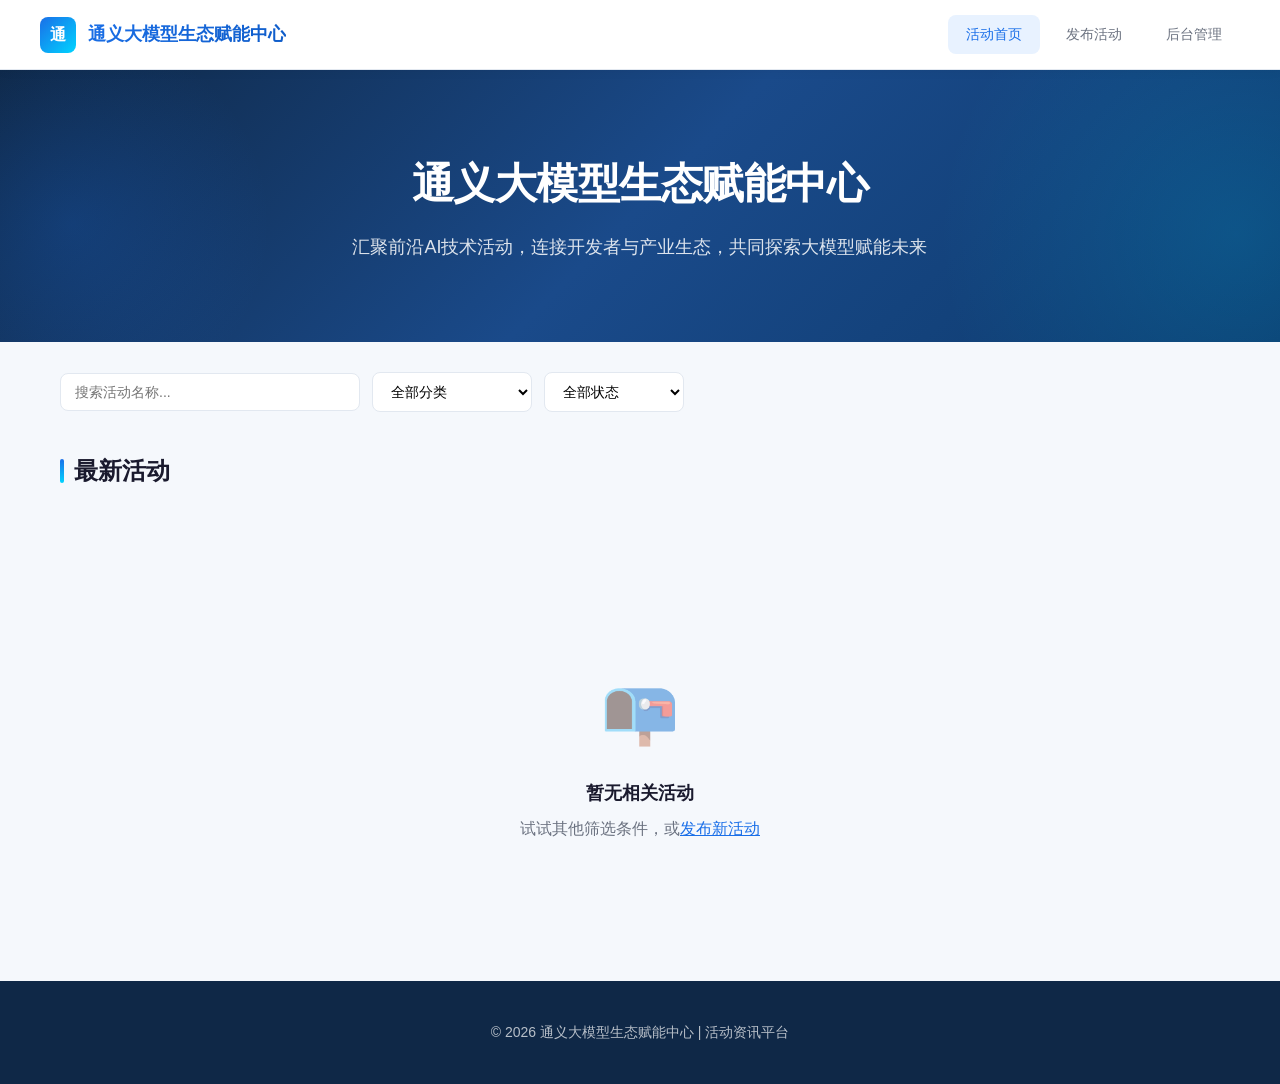
<file: index.html>
<!DOCTYPE html>
<html lang="zh-CN">
<head>
    <meta charset="UTF-8">
    <meta name="viewport" content="width=device-width, initial-scale=1.0">
    <title>通义大模型生态赋能中心 - 活动资讯</title>
    <link rel="stylesheet" href="css/style.css">
</head>
<body>
    <!-- 导航栏 -->
    <nav class="navbar">
        <a href="index.html" class="nav-logo">
            <div class="logo-icon">通</div>
            <span class="logo-text">通义大模型生态赋能中心</span>
        </a>
        <div class="nav-links">
            <a href="index.html" class="active">活动首页</a>
            <a href="publish.html">发布活动</a>
            <a href="admin.html">后台管理</a>
        </div>
    </nav>

    <!-- Hero区域 -->
    <section class="hero">
        <div class="hero-content">
            <h1>通义大模型生态赋能中心</h1>
            <p>汇聚前沿AI技术活动，连接开发者与产业生态，共同探索大模型赋能未来</p>
        </div>
    </section>

    <!-- 搜索与筛选 -->
    <div class="container">
        <div style="display:flex; gap:12px; align-items:center; padding-top:30px; flex-wrap:wrap;">
            <input type="text" id="searchInput" class="form-control" placeholder="搜索活动名称..." style="max-width:300px;">
            <select id="categoryFilter" class="form-control" style="max-width:160px;">
                <option value="">全部分类</option>
                <option value="技术沙龙">技术沙龙</option>
                <option value="行业峰会">行业峰会</option>
                <option value="培训课程">培训课程</option>
                <option value="工作坊">工作坊</option>
                <option value="线上直播">线上直播</option>
            </select>
            <select id="statusFilter" class="form-control" style="max-width:140px;">
                <option value="">全部状态</option>
                <option value="active">报名中</option>
                <option value="ended">已结束</option>
            </select>
        </div>

        <h2 class="section-title">最新活动</h2>

        <!-- 活动列表 -->
        <div class="events-grid" id="eventsGrid">
            <!-- 动态渲染 -->
        </div>

        <!-- 空状态 -->
        <div class="empty-state" id="emptyState" style="display:none;">
            <div class="empty-icon">📭</div>
            <h3>暂无相关活动</h3>
            <p>试试其他筛选条件，或<a href="publish.html" style="color:var(--primary);">发布新活动</a></p>
        </div>
    </div>

    <!-- 页脚 -->
    <footer class="footer">
        <div class="container">
            <p>© 2026 通义大模型生态赋能中心 | 活动资讯平台</p>
        </div>
    </footer>

    <script src="js/app.js"></script>
    <script>
        // 渲染活动列表
        function renderEvents() {
            const events = EventManager.getAll();
            const keyword = document.getElementById('searchInput').value.trim().toLowerCase();
            const category = document.getElementById('categoryFilter').value;
            const status = document.getElementById('statusFilter').value;

            let filtered = events.filter(e => {
                let match = true;
                if (keyword) match = match && e.title.toLowerCase().includes(keyword);
                if (category) match = match && e.category === category;
                if (status) match = match && e.status === status;
                return match;
            });

            const grid = document.getElementById('eventsGrid');
            const emptyState = document.getElementById('emptyState');

            if (filtered.length === 0) {
                grid.innerHTML = '';
                emptyState.style.display = 'block';
                return;
            }

            emptyState.style.display = 'none';
            grid.innerHTML = filtered.map(event => `
                <div class="card event-card" onclick="location.href='detail.html?id=${event.id}'">
                    <div class="card-img">
                        ${event.cover 
                            ? `<img src="${event.cover}" alt="${event.title}">` 
                            : `<span>${Utils.getCategoryIcon(event.category)}</span>`
                        }
                    </div>
                    <div class="card-body">
                        <h3>${event.title}</h3>
                        <div class="card-meta">
                            <span>📅 ${event.date} ${event.time || ''}</span>
                            <span>📍 ${event.location}</span>
                            <span>👤 ${event.organizer || '通义大模型生态赋能中心'}</span>
                        </div>
                    </div>
                    <div class="card-footer">
                        <span class="tag">${event.category || '其他'}</span>
                        <span class="status ${event.status === 'active' ? 'status-active' : 'status-ended'}">
                            ${Utils.getStatusText(event.status)}
                        </span>
                    </div>
                </div>
            `).join('');
        }

        // 事件监听
        document.getElementById('searchInput').addEventListener('input', renderEvents);
        document.getElementById('categoryFilter').addEventListener('change', renderEvents);
        document.getElementById('statusFilter').addEventListener('change', renderEvents);

        // 初始化
        renderEvents();
    </script>
</body>
</html>
</file>
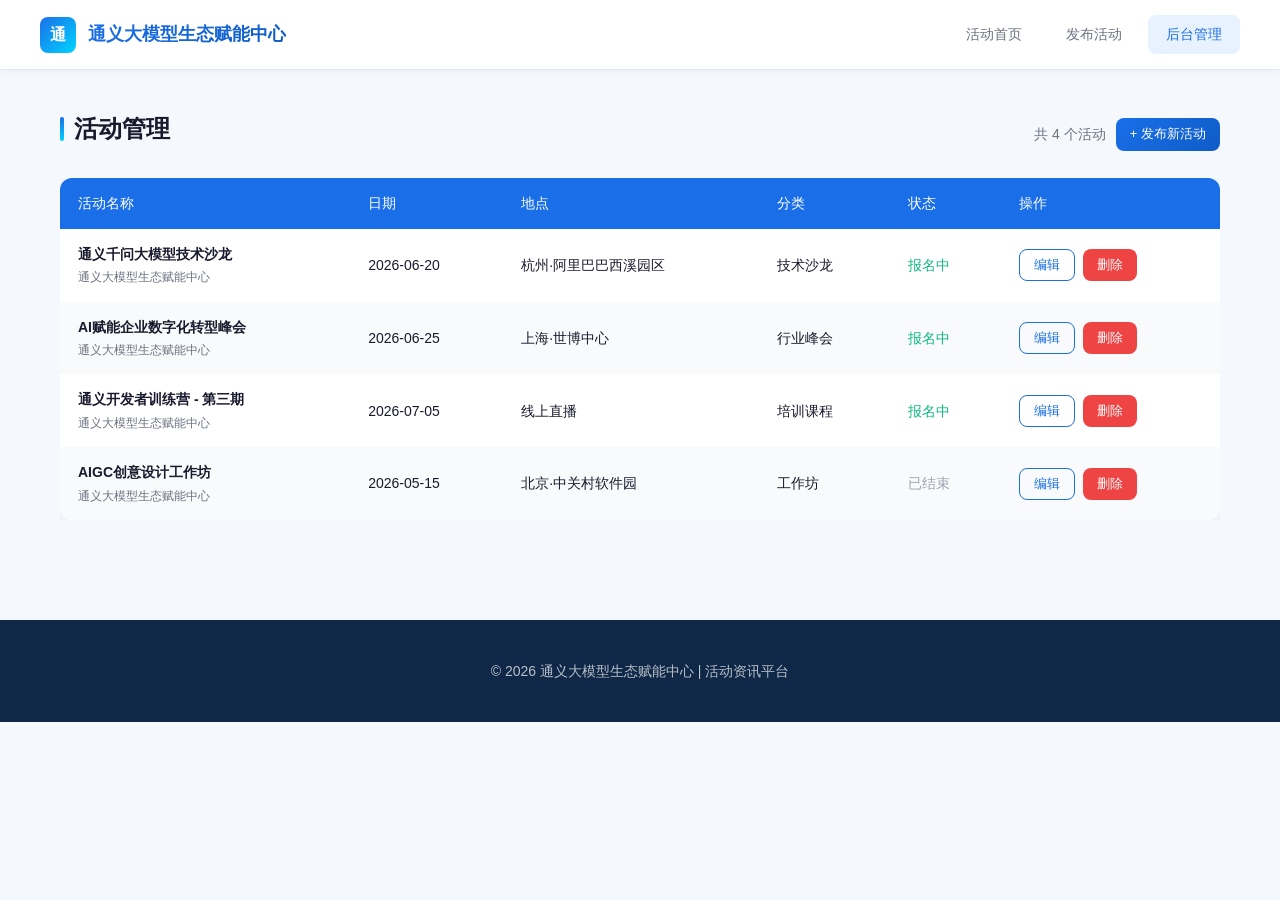
<file: admin.html>
<!DOCTYPE html>
<html lang="zh-CN">
<head>
    <meta charset="UTF-8">
    <meta name="viewport" content="width=device-width, initial-scale=1.0">
    <title>后台管理 - 通义大模型生态赋能中心</title>
    <link rel="stylesheet" href="css/style.css">
</head>
<body>
    <!-- 导航栏 -->
    <nav class="navbar">
        <a href="index.html" class="nav-logo">
            <div class="logo-icon">通</div>
            <span class="logo-text">通义大模型生态赋能中心</span>
        </a>
        <div class="nav-links">
            <a href="index.html">活动首页</a>
            <a href="publish.html">发布活动</a>
            <a href="admin.html" class="active">后台管理</a>
        </div>
    </nav>

    <!-- 管理区域 -->
    <div class="container" style="padding:40px 20px;">
        <div style="display:flex; justify-content:space-between; align-items:center; flex-wrap:wrap; gap:12px;">
            <h2 class="section-title" style="padding-top:0;">活动管理</h2>
            <div style="display:flex; gap:10px; align-items:center;">
                <span style="font-size:14px; color:var(--text-light);" id="eventCount"></span>
                <a href="publish.html" class="btn btn-primary btn-sm">+ 发布新活动</a>
            </div>
        </div>

        <!-- 管理表格 -->
        <div style="overflow-x:auto; margin-top:20px;">
            <table class="admin-table" id="adminTable">
                <thead>
                    <tr>
                        <th>活动名称</th>
                        <th>日期</th>
                        <th>地点</th>
                        <th>分类</th>
                        <th>状态</th>
                        <th>操作</th>
                    </tr>
                </thead>
                <tbody id="tableBody">
                </tbody>
            </table>
        </div>

        <!-- 空状态 -->
        <div class="empty-state" id="emptyState" style="display:none;">
            <div class="empty-icon">📋</div>
            <h3>暂无活动数据</h3>
            <p>点击上方"发布新活动"按钮添加第一个活动</p>
        </div>
    </div>

    <!-- 编辑模态框 -->
    <div class="modal-overlay" id="editModal">
        <div class="modal">
            <h2>编辑活动</h2>
            <form id="editForm">
                <input type="hidden" id="editId">
                
                <div class="form-group">
                    <label>活动名称 <span class="required">*</span></label>
                    <input type="text" class="form-control" id="editTitle" required>
                </div>

                <div style="display:grid; grid-template-columns:1fr 1fr; gap:16px;">
                    <div class="form-group">
                        <label>活动日期 <span class="required">*</span></label>
                        <input type="date" class="form-control" id="editDate" required>
                    </div>
                    <div class="form-group">
                        <label>活动时间</label>
                        <input type="time" class="form-control" id="editTime">
                    </div>
                </div>

                <div class="form-group">
                    <label>活动地点 <span class="required">*</span></label>
                    <input type="text" class="form-control" id="editLocation" required>
                </div>

                <div style="display:grid; grid-template-columns:1fr 1fr; gap:16px;">
                    <div class="form-group">
                        <label>活动分类</label>
                        <select class="form-control" id="editCategory">
                            <option value="技术沙龙">技术沙龙</option>
                            <option value="行业峰会">行业峰会</option>
                            <option value="培训课程">培训课程</option>
                            <option value="工作坊">工作坊</option>
                            <option value="线上直播">线上直播</option>
                            <option value="其他">其他</option>
                        </select>
                    </div>
                    <div class="form-group">
                        <label>活动状态</label>
                        <select class="form-control" id="editStatus">
                            <option value="active">报名中</option>
                            <option value="upcoming">即将开始</option>
                            <option value="ended">已结束</option>
                        </select>
                    </div>
                </div>

                <div class="form-group">
                    <label>主办方</label>
                    <input type="text" class="form-control" id="editOrganizer">
                </div>

                <div class="form-group">
                    <label>活动描述</label>
                    <textarea class="form-control" id="editDescription" rows="5"></textarea>
                </div>

                <!-- 封面上传 -->
                <div class="form-group">
                    <label>活动封面图</label>
                    <div class="upload-area" onclick="document.getElementById('editCoverInput').click()" style="padding:20px;">
                        <p>点击更换封面图片</p>
                    </div>
                    <input type="file" id="editCoverInput" accept="image/*" style="display:none;" onchange="handleEditCoverUpload(this)">
                    <div class="upload-preview" id="editCoverPreview"></div>
                </div>

                <!-- 素材上传 -->
                <div class="form-group">
                    <label>活动素材图片</label>
                    <div class="upload-area" onclick="document.getElementById('editImagesInput').click()" style="padding:20px;">
                        <p>点击添加素材图片（可多选）</p>
                    </div>
                    <input type="file" id="editImagesInput" accept="image/*" multiple style="display:none;" onchange="handleEditImagesUpload(this)">
                    <div class="upload-preview" id="editImagesPreview"></div>
                </div>

                <div class="modal-actions">
                    <button type="button" class="btn btn-outline" onclick="closeEditModal()">取消</button>
                    <button type="submit" class="btn btn-primary">保存修改</button>
                </div>
            </form>
        </div>
    </div>

    <!-- 删除确认模态框 -->
    <div class="modal-overlay" id="deleteModal">
        <div class="modal" style="max-width:400px; text-align:center;">
            <h2 style="color:#ef4444;">确认删除</h2>
            <p style="margin:20px 0; color:var(--text-light);">确定要删除活动 "<span id="deleteEventName"></span>" 吗？此操作不可恢复。</p>
            <div class="modal-actions" style="justify-content:center;">
                <button class="btn btn-outline" onclick="closeDeleteModal()">取消</button>
                <button class="btn btn-danger" id="confirmDeleteBtn">确认删除</button>
            </div>
        </div>
    </div>

    <!-- 页脚 -->
    <footer class="footer">
        <div class="container">
            <p>© 2026 通义大模型生态赋能中心 | 活动资讯平台</p>
        </div>
    </footer>

    <script src="js/app.js"></script>
    <script>
        let editCoverBase64 = '';
        let editImagesBase64 = [];

        // 渲染管理列表
        function renderAdminTable() {
            const events = EventManager.getAll();
            const tbody = document.getElementById('tableBody');
            const emptyState = document.getElementById('emptyState');
            const countEl = document.getElementById('eventCount');

            countEl.textContent = `共 ${events.length} 个活动`;

            if (events.length === 0) {
                document.querySelector('.admin-table').style.display = 'none';
                emptyState.style.display = 'block';
                return;
            }

            document.querySelector('.admin-table').style.display = 'table';
            emptyState.style.display = 'none';

            tbody.innerHTML = events.map(event => `
                <tr>
                    <td style="max-width:250px;">
                        <strong style="display:block; overflow:hidden; text-overflow:ellipsis; white-space:nowrap;">${event.title}</strong>
                        <small style="color:var(--text-light);">${event.organizer || ''}</small>
                    </td>
                    <td>${event.date}</td>
                    <td>${event.location}</td>
                    <td><span class="tag">${event.category || '其他'}</span></td>
                    <td>
                        <span class="status ${event.status === 'active' ? 'status-active' : 'status-ended'}">
                            ${Utils.getStatusText(event.status)}
                        </span>
                    </td>
                    <td>
                        <div class="actions">
                            <button class="btn btn-outline btn-sm" onclick="openEditModal('${event.id}')">编辑</button>
                            <button class="btn btn-danger btn-sm" onclick="openDeleteModal('${event.id}', '${event.title.replace(/'/g, "\\'")}')">删除</button>
                        </div>
                    </td>
                </tr>
            `).join('');
        }

        // 打开编辑模态框
        function openEditModal(id) {
            const event = EventManager.getById(id);
            if (!event) return;

            document.getElementById('editId').value = id;
            document.getElementById('editTitle').value = event.title;
            document.getElementById('editDate').value = event.date;
            document.getElementById('editTime').value = event.time || '';
            document.getElementById('editLocation').value = event.location;
            document.getElementById('editCategory').value = event.category || '其他';
            document.getElementById('editStatus').value = event.status;
            document.getElementById('editOrganizer').value = event.organizer || '';
            document.getElementById('editDescription').value = event.description || '';

            // 加载现有封面
            editCoverBase64 = event.cover || '';
            if (editCoverBase64) {
                document.getElementById('editCoverPreview').innerHTML = `
                    <div class="preview-item">
                        <img src="${editCoverBase64}" alt="封面">
                        <button class="remove-btn" onclick="removeEditCover(event)">×</button>
                    </div>
                `;
            } else {
                document.getElementById('editCoverPreview').innerHTML = '';
            }

            // 加载现有素材
            editImagesBase64 = event.images ? [...event.images] : [];
            renderEditImagesPreview();

            document.getElementById('editModal').classList.add('active');
        }

        function closeEditModal() {
            document.getElementById('editModal').classList.remove('active');
        }

        // 处理编辑时封面上传
        async function handleEditCoverUpload(input) {
            const file = input.files[0];
            if (!file) return;
            editCoverBase64 = await Utils.compressImage(file, { maxSize: 1280, quality: 0.7 });
            document.getElementById('editCoverPreview').innerHTML = `
                <div class="preview-item">
                    <img src="${editCoverBase64}" alt="封面">
                    <button class="remove-btn" onclick="removeEditCover(event)">×</button>
                </div>
            `;
        }

        function removeEditCover(e) {
            e.stopPropagation();
            editCoverBase64 = '';
            document.getElementById('editCoverPreview').innerHTML = '';
            document.getElementById('editCoverInput').value = '';
        }

        // 处理编辑时素材上传
        async function handleEditImagesUpload(input) {
            const files = Array.from(input.files);
            for (const file of files) {
                if (file.size > 5 * 1024 * 1024) continue;
                const base64 = await Utils.compressImage(file, { maxSize: 1024, quality: 0.65 });
                editImagesBase64.push(base64);
            }
            renderEditImagesPreview();
            input.value = '';
        }

        function renderEditImagesPreview() {
            document.getElementById('editImagesPreview').innerHTML = editImagesBase64.map((img, index) => `
                <div class="preview-item">
                    <img src="${img}" alt="素材${index + 1}">
                    <button class="remove-btn" onclick="removeEditImage(event, ${index})">×</button>
                </div>
            `).join('');
        }

        function removeEditImage(e, index) {
            e.stopPropagation();
            editImagesBase64.splice(index, 1);
            renderEditImagesPreview();
        }

        // 提交编辑
        document.getElementById('editForm').addEventListener('submit', function(e) {
            e.preventDefault();
            const id = document.getElementById('editId').value;
            
            const updatedData = {
                title: document.getElementById('editTitle').value.trim(),
                date: document.getElementById('editDate').value,
                time: document.getElementById('editTime').value,
                location: document.getElementById('editLocation').value.trim(),
                category: document.getElementById('editCategory').value,
                status: document.getElementById('editStatus').value,
                organizer: document.getElementById('editOrganizer').value.trim(),
                description: document.getElementById('editDescription').value.trim(),
                cover: editCoverBase64,
                images: editImagesBase64
            };

            const result = EventManager.update(id, updatedData);
            if (!result.success) {
                Utils.showToast(result.message || '保存失败', 'error');
                return;
            }
            closeEditModal();
            renderAdminTable();
            Utils.showToast('活动已更新成功！');
        });

        // 删除相关
        let deleteTargetId = '';

        function openDeleteModal(id, name) {
            deleteTargetId = id;
            document.getElementById('deleteEventName').textContent = name;
            document.getElementById('deleteModal').classList.add('active');
        }

        function closeDeleteModal() {
            document.getElementById('deleteModal').classList.remove('active');
            deleteTargetId = '';
        }

        document.getElementById('confirmDeleteBtn').addEventListener('click', function() {
            if (deleteTargetId) {
                EventManager.delete(deleteTargetId);
                closeDeleteModal();
                renderAdminTable();
                Utils.showToast('活动已删除');
            }
        });

        // 点击模态框外部关闭
        document.getElementById('editModal').addEventListener('click', function(e) {
            if (e.target === this) closeEditModal();
        });
        document.getElementById('deleteModal').addEventListener('click', function(e) {
            if (e.target === this) closeDeleteModal();
        });

        // 初始化
        renderAdminTable();
    </script>
</body>
</html>
</file>
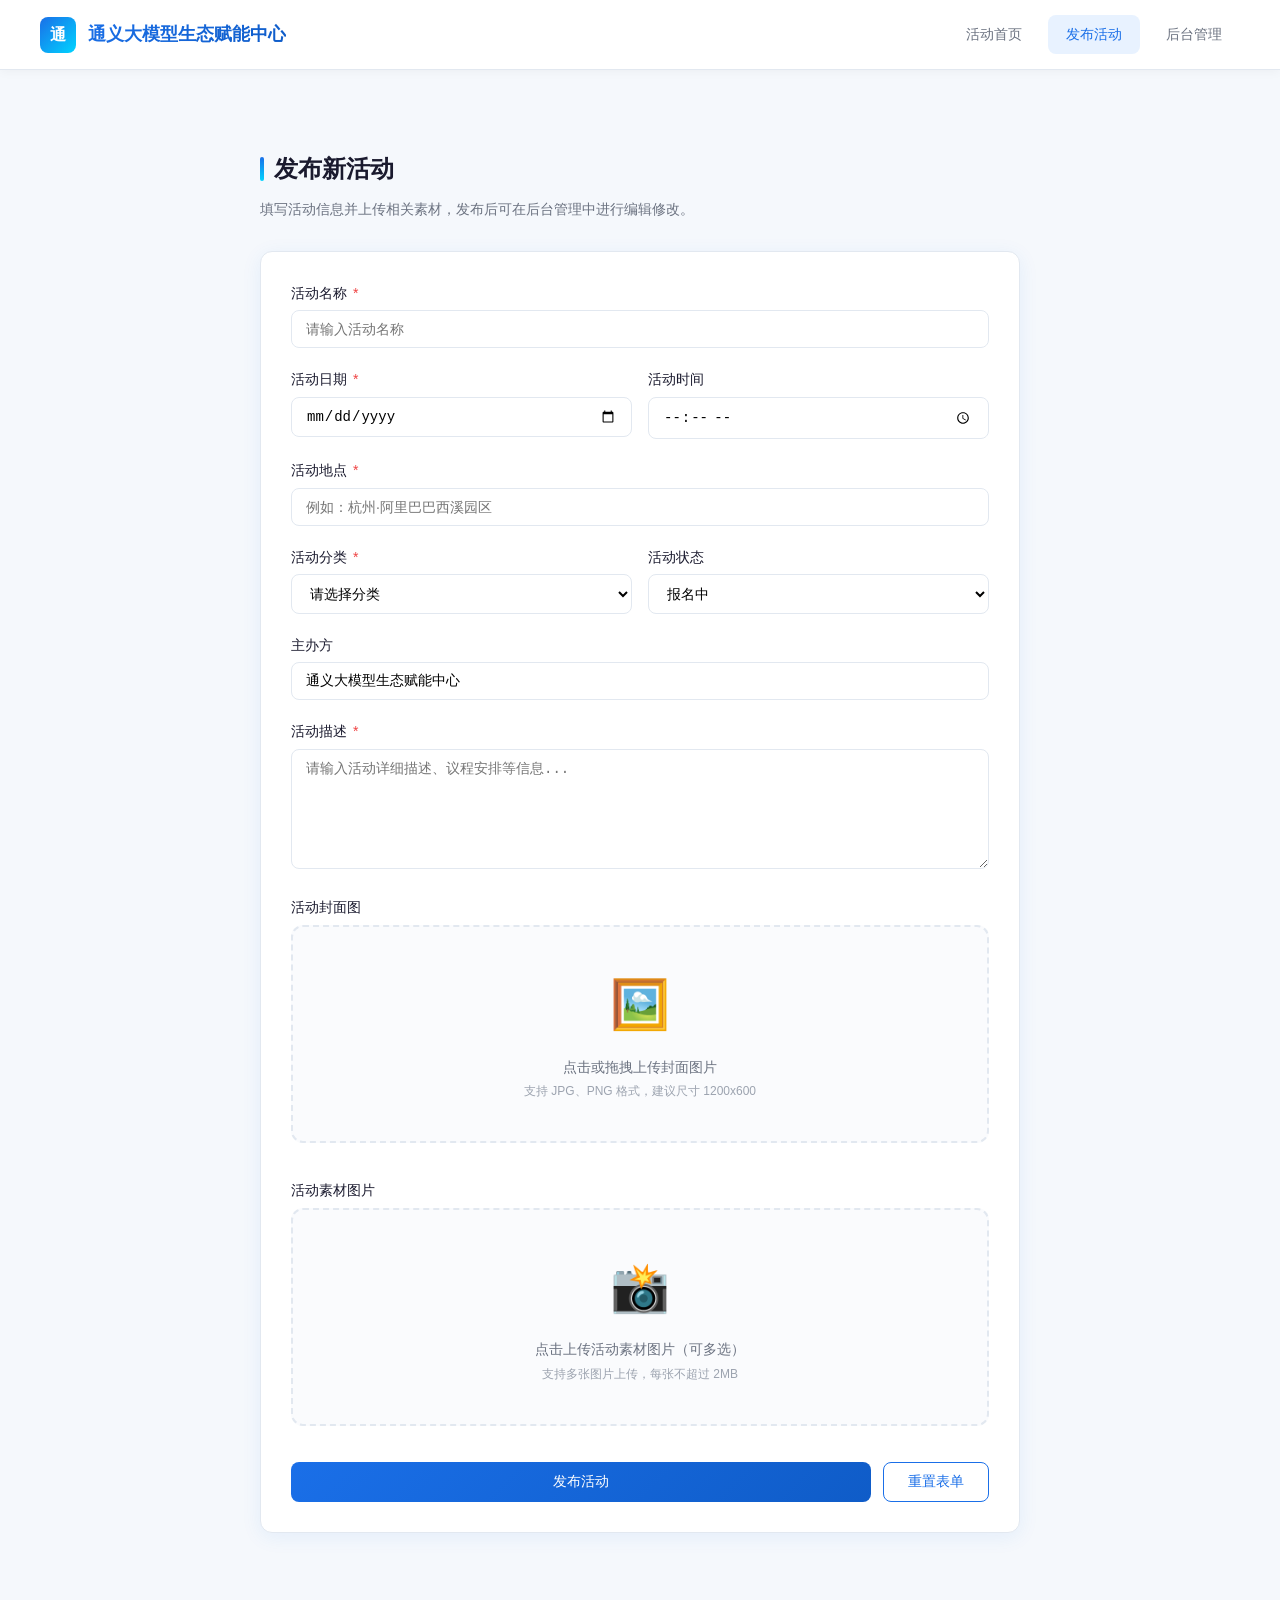
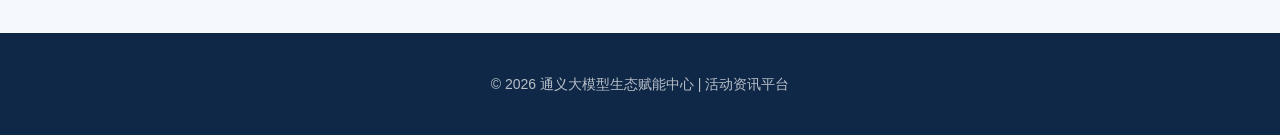
<file: publish.html>
<!DOCTYPE html>
<html lang="zh-CN">
<head>
    <meta charset="UTF-8">
    <meta name="viewport" content="width=device-width, initial-scale=1.0">
    <title>发布活动 - 通义大模型生态赋能中心</title>
    <link rel="stylesheet" href="css/style.css">
</head>
<body>
    <!-- 导航栏 -->
    <nav class="navbar">
        <a href="index.html" class="nav-logo">
            <div class="logo-icon">通</div>
            <span class="logo-text">通义大模型生态赋能中心</span>
        </a>
        <div class="nav-links">
            <a href="index.html">活动首页</a>
            <a href="publish.html" class="active">发布活动</a>
            <a href="admin.html">后台管理</a>
        </div>
    </nav>

    <!-- 发布表单区域 -->
    <div class="container" style="max-width:800px; padding:40px 20px;">
        <h2 class="section-title">发布新活动</h2>
        <p style="color:var(--text-light); margin-bottom:30px; font-size:14px;">填写活动信息并上传相关素材，发布后可在后台管理中进行编辑修改。</p>

        <form id="publishForm" class="card" style="padding:30px;">
            <!-- 基本信息 -->
            <div class="form-group">
                <label>活动名称 <span class="required">*</span></label>
                <input type="text" class="form-control" id="title" placeholder="请输入活动名称" required>
            </div>

            <div style="display:grid; grid-template-columns:1fr 1fr; gap:16px;">
                <div class="form-group">
                    <label>活动日期 <span class="required">*</span></label>
                    <input type="date" class="form-control" id="date" required>
                </div>
                <div class="form-group">
                    <label>活动时间</label>
                    <input type="time" class="form-control" id="time">
                </div>
            </div>

            <div class="form-group">
                <label>活动地点 <span class="required">*</span></label>
                <input type="text" class="form-control" id="location" placeholder="例如：杭州·阿里巴巴西溪园区" required>
            </div>

            <div style="display:grid; grid-template-columns:1fr 1fr; gap:16px;">
                <div class="form-group">
                    <label>活动分类 <span class="required">*</span></label>
                    <select class="form-control" id="category" required>
                        <option value="">请选择分类</option>
                        <option value="技术沙龙">技术沙龙</option>
                        <option value="行业峰会">行业峰会</option>
                        <option value="培训课程">培训课程</option>
                        <option value="工作坊">工作坊</option>
                        <option value="线上直播">线上直播</option>
                        <option value="其他">其他</option>
                    </select>
                </div>
                <div class="form-group">
                    <label>活动状态</label>
                    <select class="form-control" id="status">
                        <option value="active">报名中</option>
                        <option value="upcoming">即将开始</option>
                        <option value="ended">已结束</option>
                    </select>
                </div>
            </div>

            <div class="form-group">
                <label>主办方</label>
                <input type="text" class="form-control" id="organizer" placeholder="请输入主办方名称" value="通义大模型生态赋能中心">
            </div>

            <div class="form-group">
                <label>活动描述 <span class="required">*</span></label>
                <textarea class="form-control" id="description" placeholder="请输入活动详细描述、议程安排等信息..." rows="6" required></textarea>
            </div>

            <!-- 封面上传 -->
            <div class="form-group">
                <label>活动封面图</label>
                <div class="upload-area" id="coverUploadArea" onclick="document.getElementById('coverInput').click()">
                    <div class="upload-icon">🖼️</div>
                    <p>点击或拖拽上传封面图片</p>
                    <p style="font-size:12px; color:#9ca3af; margin-top:4px;">支持 JPG、PNG 格式，建议尺寸 1200x600</p>
                </div>
                <input type="file" id="coverInput" accept="image/*" style="display:none;" onchange="handleCoverUpload(this)">
                <div class="upload-preview" id="coverPreview"></div>
            </div>

            <!-- 素材上传 -->
            <div class="form-group">
                <label>活动素材图片</label>
                <div class="upload-area" id="imagesUploadArea" onclick="document.getElementById('imagesInput').click()">
                    <div class="upload-icon">📸</div>
                    <p>点击上传活动素材图片（可多选）</p>
                    <p style="font-size:12px; color:#9ca3af; margin-top:4px;">支持多张图片上传，每张不超过 2MB</p>
                </div>
                <input type="file" id="imagesInput" accept="image/*" multiple style="display:none;" onchange="handleImagesUpload(this)">
                <div class="upload-preview" id="imagesPreview"></div>
            </div>

            <!-- 提交按钮 -->
            <div style="display:flex; gap:12px; margin-top:10px;">
                <button type="submit" class="btn btn-primary" style="flex:1;">发布活动</button>
                <button type="reset" class="btn btn-outline" onclick="resetForm()">重置表单</button>
            </div>
        </form>
    </div>

    <!-- 页脚 -->
    <footer class="footer">
        <div class="container">
            <p>© 2026 通义大模型生态赋能中心 | 活动资讯平台</p>
        </div>
    </footer>

    <script src="js/app.js"></script>
    <script>
        let coverBase64 = '';
        let imagesBase64 = [];

        // 处理封面上传
        async function handleCoverUpload(input) {
            const file = input.files[0];
            if (!file) return;

            if (file.size > 5 * 1024 * 1024) {
                Utils.showToast('封面图片不能超过5MB', 'error');
                return;
            }

            // 使用压缩避免localStorage超限
            coverBase64 = await Utils.compressImage(file, { maxSize: 1280, quality: 0.7 });
            document.getElementById('coverPreview').innerHTML = `
                <div class="preview-item">
                    <img src="${coverBase64}" alt="封面预览">
                    <button class="remove-btn" onclick="removeCover(event)">×</button>
                </div>
            `;
        }

        function removeCover(e) {
            e.stopPropagation();
            coverBase64 = '';
            document.getElementById('coverPreview').innerHTML = '';
            document.getElementById('coverInput').value = '';
        }

        // 处理素材图片上传
        async function handleImagesUpload(input) {
            const files = Array.from(input.files);
            
            for (const file of files) {
                if (file.size > 5 * 1024 * 1024) {
                    Utils.showToast(`${file.name} 超过5MB，已跳过`, 'error');
                    continue;
                }
                // 压缩以减小Base64体积
                const base64 = await Utils.compressImage(file, { maxSize: 1024, quality: 0.65 });
                imagesBase64.push(base64);
            }

            renderImagesPreview();
            input.value = '';
        }

        function renderImagesPreview() {
            const container = document.getElementById('imagesPreview');
            container.innerHTML = imagesBase64.map((img, index) => `
                <div class="preview-item">
                    <img src="${img}" alt="素材${index + 1}">
                    <button class="remove-btn" onclick="removeImage(event, ${index})">×</button>
                </div>
            `).join('');
        }

        function removeImage(e, index) {
            e.stopPropagation();
            imagesBase64.splice(index, 1);
            renderImagesPreview();
        }

        // 重置表单
        function resetForm() {
            coverBase64 = '';
            imagesBase64 = [];
            document.getElementById('coverPreview').innerHTML = '';
            document.getElementById('imagesPreview').innerHTML = '';
        }

        // 提交表单
        document.getElementById('publishForm').addEventListener('submit', function(e) {
            e.preventDefault();

            const eventData = {
                title: document.getElementById('title').value.trim(),
                date: document.getElementById('date').value,
                time: document.getElementById('time').value,
                location: document.getElementById('location').value.trim(),
                category: document.getElementById('category').value,
                status: document.getElementById('status').value,
                organizer: document.getElementById('organizer').value.trim(),
                description: document.getElementById('description').value.trim(),
                cover: coverBase64,
                images: imagesBase64
            };

            if (!eventData.title || !eventData.date || !eventData.location || !eventData.category || !eventData.description) {
                Utils.showToast('请填写所有必填项', 'error');
                return;
            }

            const result = EventManager.add(eventData);
            if (!result.success) {
                Utils.showToast(result.message || '发布失败', 'error');
                return;
            }
            Utils.showToast('活动发布成功！');

            setTimeout(() => {
                window.location.href = 'index.html';
            }, 1500);
        });
    </script>
</body>
</html>
</file>
<file: css/style.css>
/* ========== 通义大模型生态赋能中心活动资讯 - 公共样式 ========== */
:root {
    --primary: #1a6fe8;
    --primary-dark: #0f5cc8;
    --primary-light: #e8f2ff;
    --accent: #00d4ff;
    --bg: #f5f8fc;
    --card-bg: #ffffff;
    --text: #1a1a2e;
    --text-light: #6b7280;
    --border: #e2e8f0;
    --shadow: 0 4px 20px rgba(26, 111, 232, 0.08);
    --shadow-hover: 0 8px 30px rgba(26, 111, 232, 0.15);
    --radius: 12px;
    --transition: all 0.3s ease;
}

* {
    margin: 0;
    padding: 0;
    box-sizing: border-box;
}

body {
    font-family: -apple-system, BlinkMacSystemFont, 'Segoe UI', 'PingFang SC', 'Hiragino Sans GB', 'Microsoft YaHei', sans-serif;
    background: var(--bg);
    color: var(--text);
    line-height: 1.6;
    min-height: 100vh;
}

/* ========== 导航栏 ========== */
.navbar {
    background: rgba(255, 255, 255, 0.95);
    backdrop-filter: blur(20px);
    border-bottom: 1px solid var(--border);
    padding: 0 40px;
    height: 70px;
    display: flex;
    align-items: center;
    justify-content: space-between;
    position: sticky;
    top: 0;
    z-index: 1000;
    box-shadow: 0 2px 10px rgba(0, 0, 0, 0.04);
}

.nav-logo {
    display: flex;
    align-items: center;
    gap: 12px;
    text-decoration: none;
    color: var(--text);
}

.nav-logo .logo-icon {
    width: 36px;
    height: 36px;
    background: linear-gradient(135deg, var(--primary), var(--accent));
    border-radius: 8px;
    display: flex;
    align-items: center;
    justify-content: center;
    color: white;
    font-weight: bold;
    font-size: 16px;
}

.nav-logo .logo-text {
    font-size: 18px;
    font-weight: 600;
    background: linear-gradient(135deg, var(--primary), var(--primary-dark));
    -webkit-background-clip: text;
    -webkit-text-fill-color: transparent;
}

.nav-links {
    display: flex;
    align-items: center;
    gap: 8px;
}

.nav-links a {
    text-decoration: none;
    color: var(--text-light);
    padding: 8px 18px;
    border-radius: 8px;
    font-size: 14px;
    font-weight: 500;
    transition: var(--transition);
}

.nav-links a:hover,
.nav-links a.active {
    color: var(--primary);
    background: var(--primary-light);
}

.nav-links a.btn-primary {
    background: linear-gradient(135deg, var(--primary), var(--primary-dark));
    color: white;
    padding: 8px 20px;
}

.nav-links a.btn-primary:hover {
    transform: translateY(-1px);
    box-shadow: 0 4px 12px rgba(26, 111, 232, 0.3);
}

/* ========== 通用容器 ========== */
.container {
    max-width: 1200px;
    margin: 0 auto;
    padding: 0 20px;
}

/* ========== 按钮样式 ========== */
.btn {
    display: inline-flex;
    align-items: center;
    justify-content: center;
    gap: 8px;
    padding: 10px 24px;
    border-radius: 8px;
    font-size: 14px;
    font-weight: 500;
    border: none;
    cursor: pointer;
    transition: var(--transition);
    text-decoration: none;
}

.btn-primary {
    background: linear-gradient(135deg, var(--primary), var(--primary-dark));
    color: white;
}

.btn-primary:hover {
    transform: translateY(-2px);
    box-shadow: 0 6px 20px rgba(26, 111, 232, 0.3);
}

.btn-outline {
    background: transparent;
    color: var(--primary);
    border: 1.5px solid var(--primary);
}

.btn-outline:hover {
    background: var(--primary-light);
}

.btn-danger {
    background: #ef4444;
    color: white;
}

.btn-danger:hover {
    background: #dc2626;
    transform: translateY(-1px);
}

.btn-sm {
    padding: 6px 14px;
    font-size: 13px;
}

/* ========== 卡片样式 ========== */
.card {
    background: var(--card-bg);
    border-radius: var(--radius);
    box-shadow: var(--shadow);
    border: 1px solid var(--border);
    overflow: hidden;
    transition: var(--transition);
}

.card:hover {
    box-shadow: var(--shadow-hover);
    transform: translateY(-4px);
}

/* ========== 表单样式 ========== */
.form-group {
    margin-bottom: 20px;
}

.form-group label {
    display: block;
    font-size: 14px;
    font-weight: 500;
    color: var(--text);
    margin-bottom: 6px;
}

.form-group label .required {
    color: #ef4444;
    margin-left: 2px;
}

.form-control {
    width: 100%;
    padding: 10px 14px;
    border: 1.5px solid var(--border);
    border-radius: 8px;
    font-size: 14px;
    transition: var(--transition);
    outline: none;
    background: white;
}

.form-control:focus {
    border-color: var(--primary);
    box-shadow: 0 0 0 3px rgba(26, 111, 232, 0.1);
}

textarea.form-control {
    resize: vertical;
    min-height: 120px;
}

/* ========== Hero区域 ========== */
.hero {
    background: linear-gradient(135deg, #0f2847 0%, #1a4a8a 50%, #0d3b6e 100%);
    padding: 80px 0;
    position: relative;
    overflow: hidden;
}

.hero::before {
    content: '';
    position: absolute;
    top: -50%;
    right: -20%;
    width: 600px;
    height: 600px;
    background: radial-gradient(circle, rgba(0, 212, 255, 0.15), transparent 70%);
    border-radius: 50%;
}

.hero::after {
    content: '';
    position: absolute;
    bottom: -30%;
    left: -10%;
    width: 400px;
    height: 400px;
    background: radial-gradient(circle, rgba(26, 111, 232, 0.2), transparent 70%);
    border-radius: 50%;
}

.hero-content {
    position: relative;
    z-index: 1;
    text-align: center;
    color: white;
}

.hero-content h1 {
    font-size: 42px;
    font-weight: 700;
    margin-bottom: 16px;
    letter-spacing: -0.5px;
}

.hero-content p {
    font-size: 18px;
    opacity: 0.85;
    max-width: 600px;
    margin: 0 auto;
}

/* ========== 活动卡片网格 ========== */
.events-grid {
    display: grid;
    grid-template-columns: repeat(auto-fill, minmax(350px, 1fr));
    gap: 24px;
    padding: 40px 0;
}

.event-card {
    cursor: pointer;
}

.event-card .card-img {
    width: 100%;
    height: 200px;
    object-fit: cover;
    background: linear-gradient(135deg, var(--primary-light), #dbeafe);
    display: flex;
    align-items: center;
    justify-content: center;
    color: var(--primary);
    font-size: 48px;
}

.event-card .card-img img {
    width: 100%;
    height: 100%;
    object-fit: cover;
}

.event-card .card-body {
    padding: 20px;
}

.event-card .card-body h3 {
    font-size: 17px;
    font-weight: 600;
    margin-bottom: 10px;
    line-height: 1.4;
    display: -webkit-box;
    -webkit-line-clamp: 2;
    -webkit-box-orient: vertical;
    overflow: hidden;
}

.event-card .card-meta {
    display: flex;
    flex-direction: column;
    gap: 6px;
    font-size: 13px;
    color: var(--text-light);
}

.event-card .card-meta span {
    display: flex;
    align-items: center;
    gap: 6px;
}

.event-card .card-footer {
    padding: 14px 20px;
    border-top: 1px solid var(--border);
    display: flex;
    justify-content: space-between;
    align-items: center;
}

.event-card .tag {
    font-size: 12px;
    padding: 3px 10px;
    border-radius: 20px;
    background: var(--primary-light);
    color: var(--primary);
    font-weight: 500;
}

.event-card .status {
    font-size: 12px;
    font-weight: 500;
}

.status-active {
    color: #10b981;
}

.status-ended {
    color: #9ca3af;
}

/* ========== 分区标题 ========== */
.section-title {
    font-size: 24px;
    font-weight: 600;
    padding-top: 40px;
    padding-bottom: 10px;
    display: flex;
    align-items: center;
    gap: 10px;
}

.section-title::before {
    content: '';
    width: 4px;
    height: 24px;
    background: linear-gradient(180deg, var(--primary), var(--accent));
    border-radius: 2px;
}

/* ========== 上传区域 ========== */
.upload-area {
    border: 2px dashed var(--border);
    border-radius: var(--radius);
    padding: 40px;
    text-align: center;
    cursor: pointer;
    transition: var(--transition);
    background: #fafbfd;
}

.upload-area:hover {
    border-color: var(--primary);
    background: var(--primary-light);
}

.upload-area .upload-icon {
    font-size: 48px;
    color: var(--primary);
    margin-bottom: 12px;
}

.upload-area p {
    color: var(--text-light);
    font-size: 14px;
}

.upload-preview {
    margin-top: 16px;
    display: flex;
    flex-wrap: wrap;
    gap: 10px;
}

.upload-preview .preview-item {
    width: 100px;
    height: 100px;
    border-radius: 8px;
    overflow: hidden;
    position: relative;
}

.upload-preview .preview-item img {
    width: 100%;
    height: 100%;
    object-fit: cover;
}

.upload-preview .preview-item .remove-btn {
    position: absolute;
    top: 4px;
    right: 4px;
    width: 20px;
    height: 20px;
    border-radius: 50%;
    background: rgba(239, 68, 68, 0.9);
    color: white;
    border: none;
    cursor: pointer;
    font-size: 12px;
    display: flex;
    align-items: center;
    justify-content: center;
}

/* ========== 后台管理表格 ========== */
.admin-table {
    width: 100%;
    border-collapse: collapse;
    background: white;
    border-radius: var(--radius);
    overflow: hidden;
    box-shadow: var(--shadow);
}

.admin-table th,
.admin-table td {
    padding: 14px 18px;
    text-align: left;
    font-size: 14px;
}

.admin-table th {
    background: var(--primary);
    color: white;
    font-weight: 500;
}

.admin-table tr:nth-child(even) {
    background: #f9fafb;
}

.admin-table tr:hover {
    background: var(--primary-light);
}

.admin-table .actions {
    display: flex;
    gap: 8px;
}

/* ========== 详情页 ========== */
.detail-header {
    background: linear-gradient(135deg, #0f2847 0%, #1a4a8a 100%);
    padding: 60px 0;
    color: white;
}

.detail-header h1 {
    font-size: 32px;
    margin-bottom: 16px;
}

.detail-meta {
    display: flex;
    flex-wrap: wrap;
    gap: 20px;
    font-size: 14px;
    opacity: 0.9;
}

.detail-meta span {
    display: flex;
    align-items: center;
    gap: 6px;
}

.detail-content {
    padding: 40px 0;
}

.detail-body {
    background: white;
    border-radius: var(--radius);
    padding: 40px;
    box-shadow: var(--shadow);
}

.detail-body h2 {
    font-size: 20px;
    margin-bottom: 20px;
    color: var(--primary);
}

.detail-body .desc {
    font-size: 15px;
    line-height: 1.8;
    color: #374151;
    white-space: pre-wrap;
}

.detail-gallery {
    display: grid;
    grid-template-columns: repeat(auto-fill, minmax(200px, 1fr));
    gap: 12px;
    margin-top: 20px;
}

.detail-gallery img {
    width: 100%;
    height: 160px;
    object-fit: cover;
    border-radius: 8px;
}

/* ========== 模态框 ========== */
.modal-overlay {
    display: none;
    position: fixed;
    top: 0;
    left: 0;
    width: 100%;
    height: 100%;
    background: rgba(0, 0, 0, 0.5);
    z-index: 2000;
    align-items: center;
    justify-content: center;
}

.modal-overlay.active {
    display: flex;
}

.modal {
    background: white;
    border-radius: var(--radius);
    padding: 30px;
    width: 90%;
    max-width: 600px;
    max-height: 80vh;
    overflow-y: auto;
    box-shadow: 0 20px 60px rgba(0, 0, 0, 0.2);
}

.modal h2 {
    font-size: 20px;
    margin-bottom: 20px;
    color: var(--text);
}

.modal-actions {
    display: flex;
    justify-content: flex-end;
    gap: 10px;
    margin-top: 24px;
}

/* ========== 空状态 ========== */
.empty-state {
    text-align: center;
    padding: 80px 20px;
    color: var(--text-light);
}

.empty-state .empty-icon {
    font-size: 64px;
    margin-bottom: 16px;
    opacity: 0.5;
}

.empty-state h3 {
    font-size: 18px;
    margin-bottom: 8px;
    color: var(--text);
}

/* ========== 消息提示 ========== */
.toast {
    position: fixed;
    top: 80px;
    right: 20px;
    background: white;
    padding: 14px 24px;
    border-radius: 8px;
    box-shadow: 0 10px 40px rgba(0, 0, 0, 0.15);
    z-index: 3000;
    transform: translateX(120%);
    transition: transform 0.3s ease;
    font-size: 14px;
    border-left: 4px solid var(--primary);
}

.toast.show {
    transform: translateX(0);
}

.toast.success {
    border-left-color: #10b981;
}

.toast.error {
    border-left-color: #ef4444;
}

/* ========== 页脚 ========== */
.footer {
    background: #0f2847;
    color: rgba(255, 255, 255, 0.7);
    padding: 40px 0;
    text-align: center;
    font-size: 14px;
    margin-top: 60px;
}

.footer a {
    color: var(--accent);
    text-decoration: none;
}

/* ========== 响应式 ========== */
@media (max-width: 768px) {
    .navbar {
        padding: 0 20px;
    }

    .nav-logo .logo-text {
        font-size: 14px;
    }

    .hero-content h1 {
        font-size: 28px;
    }

    .events-grid {
        grid-template-columns: 1fr;
    }

    .admin-table {
        font-size: 12px;
    }

    .admin-table th,
    .admin-table td {
        padding: 10px;
    }
}
</file>
